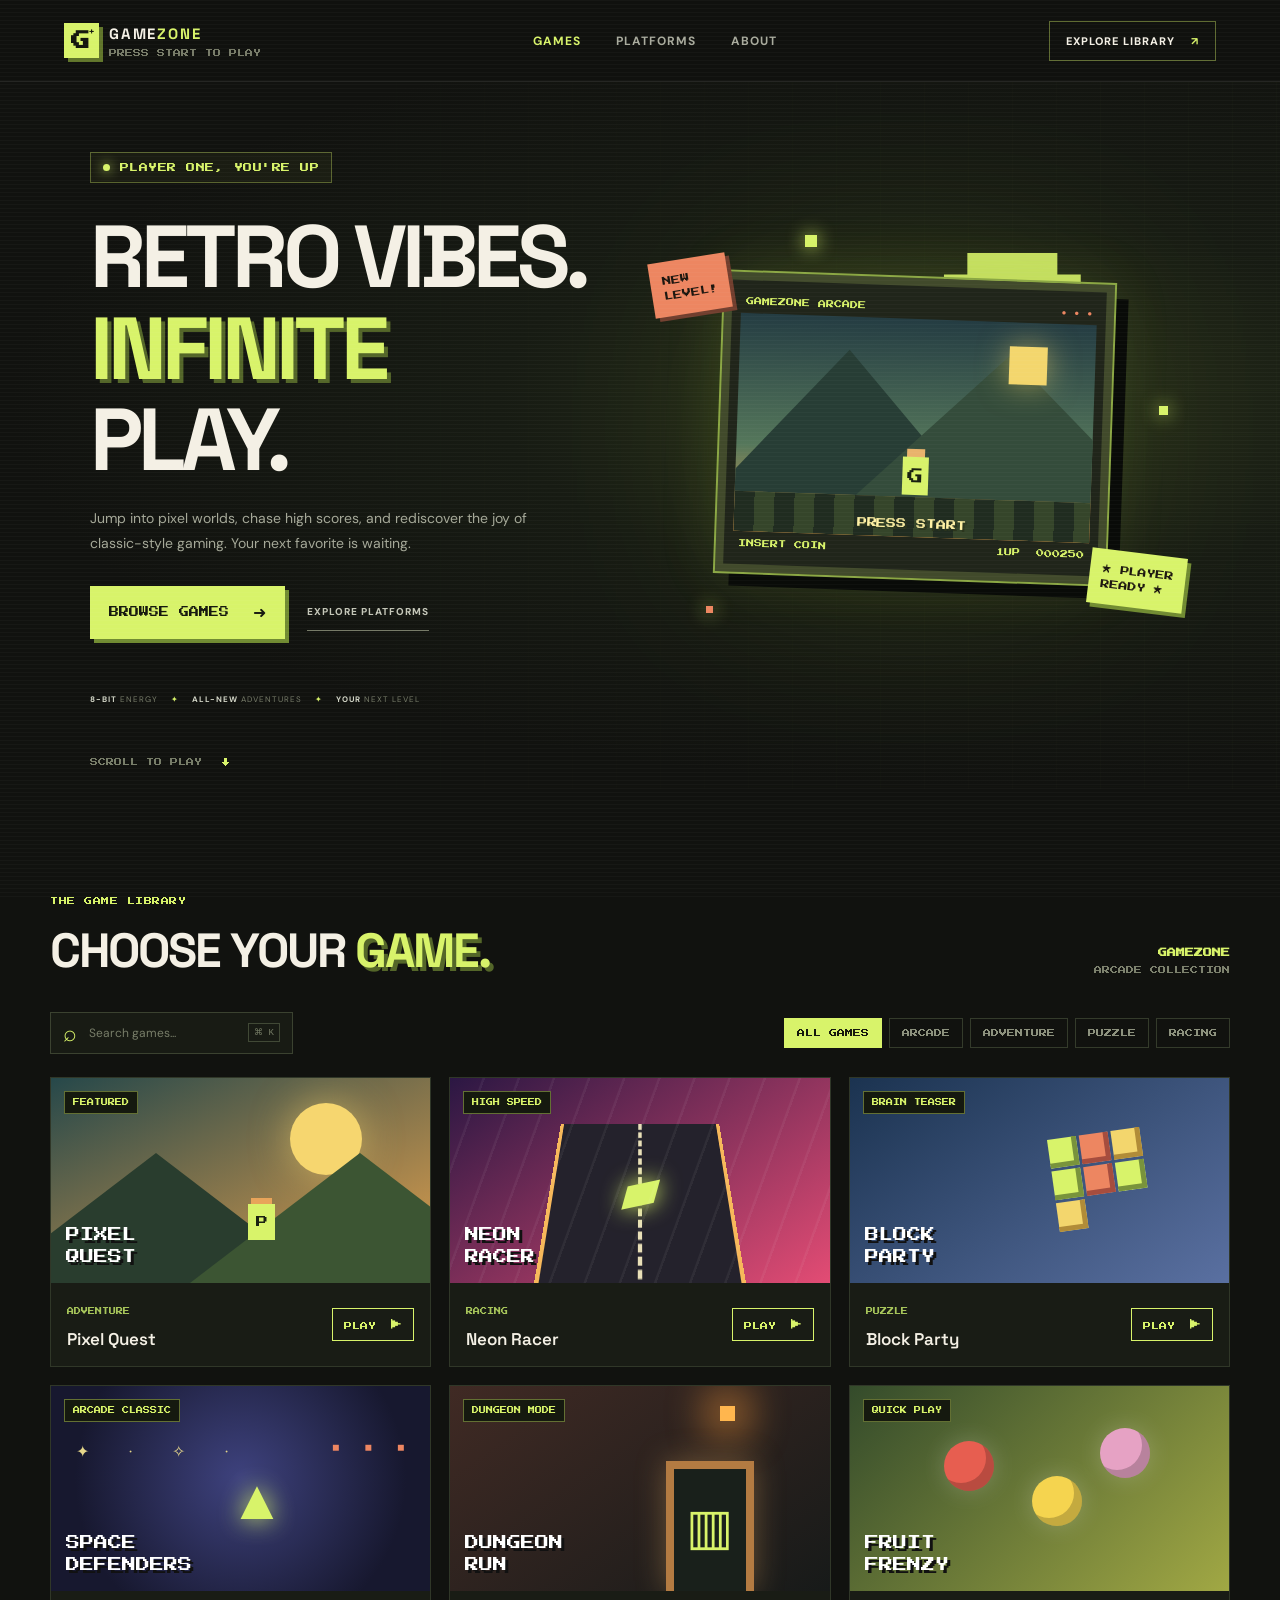
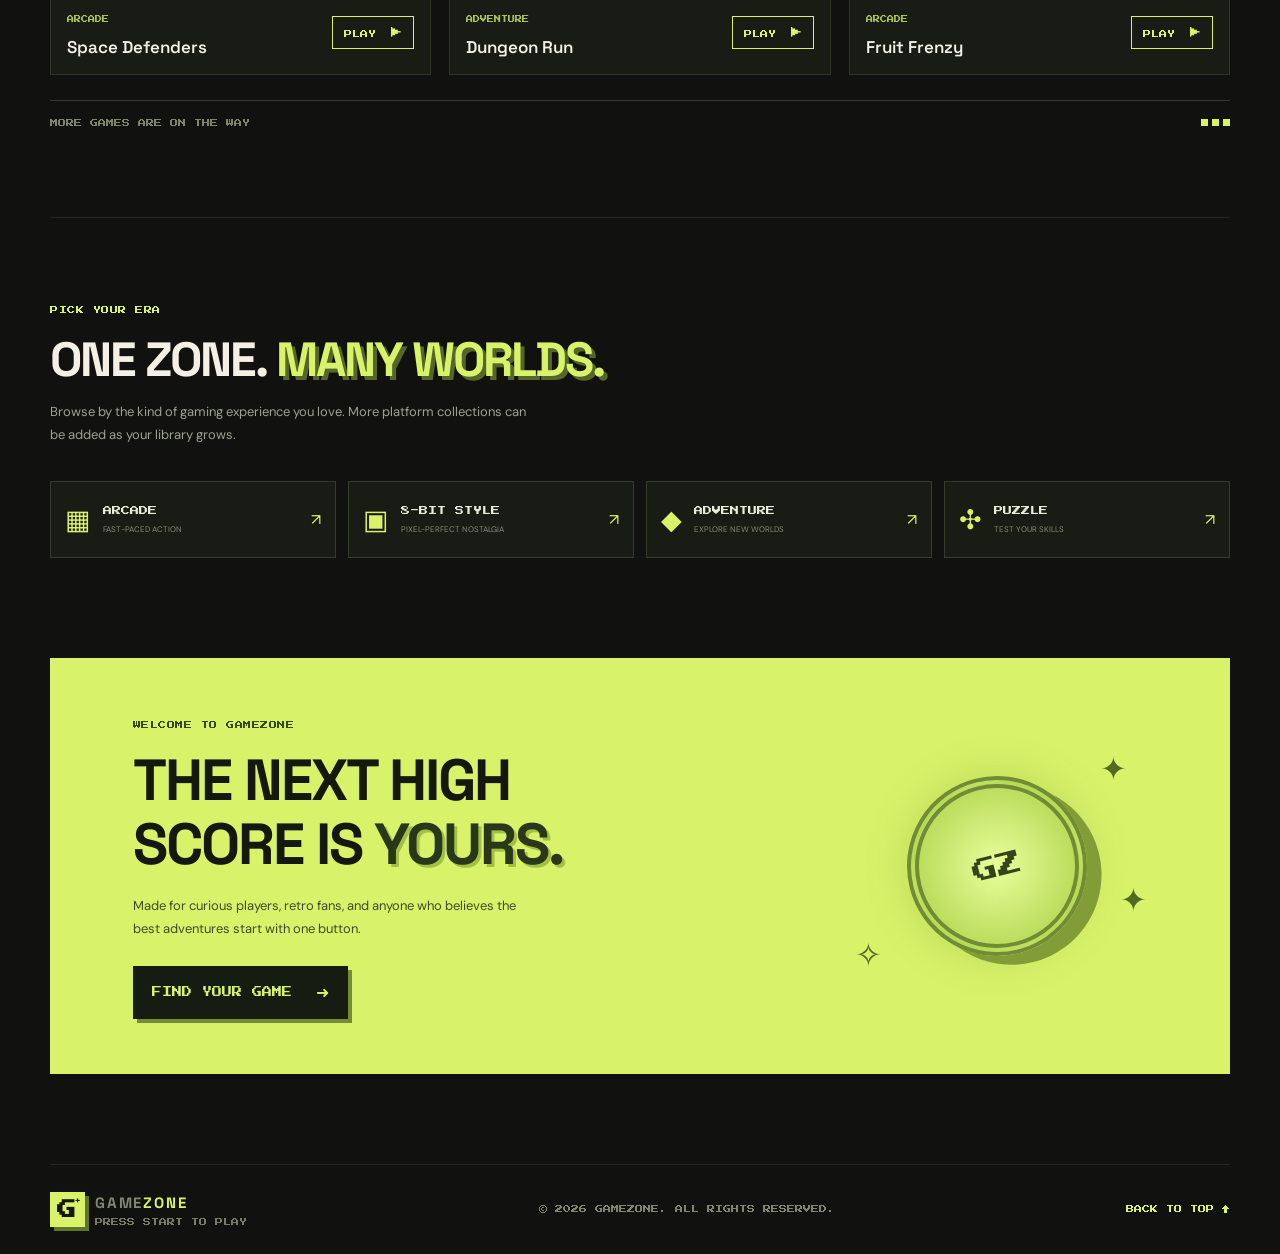
<file: index.html>
<!doctype html>
<html lang="en">
<head>
  <meta charset="utf-8">
  <meta name="viewport" content="width=device-width, initial-scale=1">
  <meta name="theme-color" content="#11120f">
  <meta name="description" content="Gamezone — explore a growing collection of retro-inspired browser games.">
  <title>Gamezone — Retro Games, New Adventures</title>
  <link rel="preconnect" href="https://fonts.googleapis.com">
  <link rel="preconnect" href="https://fonts.gstatic.com" crossorigin>
  <link href="https://fonts.googleapis.com/css2?family=Press+Start+2P&family=DM+Sans:wght@400;500;600;700;800&family=Space+Grotesk:wght@500;600;700&display=swap" rel="stylesheet">
  <link rel="stylesheet" href="styles.css">
</head>
<body>
  <div class="scanlines" aria-hidden="true"></div>
  <header class="topbar">
    <a class="logo" href="#home"><span class="logo-icon">G<span>+</span></span><span>GAME<span class="logo-accent">ZONE</span><small>PRESS START TO PLAY</small></span></a>
    <button class="mobile-menu" aria-label="Toggle menu">☰</button>
    <nav class="main-nav"><a class="active" href="https://classicgamezone.com/games#google_vignette">Games</a><a href="#systems">Platforms</a><a href="https://classicgamezone.com/about">About</a></nav>
    <a class="top-cta" href="https://classicgamezone.com/games#google_vignette">Explore library <b>↗</b></a>
  </header>

  <main id="home">
    <section class="hero">
      <div class="hero-grid"></div>
      <div class="hero-copy">
        <div class="live-tag"><i></i> PLAYER ONE, YOU'RE UP</div>
        <h1>RETRO VIBES.<br><em>INFINITE</em><br>PLAY.</h1>
        <p>Jump into pixel worlds, chase high scores, and rediscover the joy of classic-style gaming. Your next favorite is waiting.</p>
        <div class="hero-buttons"><a class="btn-primary" href="https://classicgamezone.com/">BROWSE GAMES <span>➜</span></a><a class="btn-ghost" href="#systems">EXPLORE PLATFORMS</a></div>
        <div class="hero-meta"><span><b>8-BIT</b> ENERGY</span><span class="meta-sep">✦</span><span><b>ALL-NEW</b> ADVENTURES</span><span class="meta-sep">✦</span><span><b>YOUR</b> NEXT LEVEL</span></div>
      </div>
      <div class="hero-stage">
        <div class="stage-glow"></div><div class="pixel-sun"></div>
        <div class="floating-pixel p1"></div><div class="floating-pixel p2"></div><div class="floating-pixel p3"></div>
        <div class="arcade-screen"><div class="screen-top"><span>GAMEZONE ARCADE</span><span>● ● ●</span></div><div class="screen-art"><div class="mountain m1"></div><div class="mountain m2"></div><div class="pixel-moon"></div><div class="pixel-hero">G</div><div class="screen-ground"></div><div class="screen-message">PRESS START</div></div><div class="screen-bottom"><span>INSERT COIN</span><span>1UP&nbsp; 000250</span></div></div>
        <div class="stage-sticker sticker-one">NEW<br>LEVEL!</div><div class="stage-sticker sticker-two">★ PLAYER<br>READY ★</div>
      </div>
      <a class="scroll-cue" href="#games">SCROLL TO PLAY <span>↓</span></a>
    </section>

    <section class="library section-wrap" id="games">
      <div class="section-title"><div><span class="eyebrow">THE GAME LIBRARY</span><h2>CHOOSE YOUR <em>GAME.</em></h2></div><div class="library-count"><strong>GAMEZONE</strong><span>ARCADE COLLECTION</span></div></div>
      <div class="toolbar"><label class="searchbox"><span>⌕</span><input id="gameSearch" type="search" placeholder="Search games..." aria-label="Search games"><kbd>⌘ K</kbd></label><div class="filters" role="group" aria-label="Filter games"><button class="filter active" data-filter="all">ALL GAMES</button><button class="filter" data-filter="arcade">ARCADE</button><button class="filter" data-filter="adventure">ADVENTURE</button><button class="filter" data-filter="puzzle">PUZZLE</button><button class="filter" data-filter="racing">RACING</button></div></div>
      <div class="game-grid" id="gameGrid">
        <article class="game-card featured-card" data-category="adventure" data-name="pixel quest">
          <div class="game-art art-quest"><span class="game-tag">FEATURED</span><div class="art-sun"></div><div class="art-hill hill-a"></div><div class="art-hill hill-b"></div><div class="art-character">P</div><span class="art-label">PIXEL<br>QUEST</span></div>
          <div class="game-info"><div><span class="genre">ADVENTURE</span><h3>Pixel Quest</h3></div><button class="play-button" data-game="Pixel Quest" aria-label="Open Pixel Quest">PLAY <span>▶</span></button></div>
        </article>
        <article class="game-card" data-category="racing" data-name="neon racer">
          <div class="game-art art-racer"><span class="game-tag">HIGH SPEED</span><div class="road"></div><div class="car-shape">▰</div><div class="speed-lines"></div><span class="art-label">NEON<br>RACER</span></div>
          <div class="game-info"><div><span class="genre">RACING</span><h3>Neon Racer</h3></div><button class="play-button" data-game="Neon Racer" aria-label="Open Neon Racer">PLAY <span>▶</span></button></div>
        </article>
        <article class="game-card" data-category="puzzle" data-name="block party">
          <div class="game-art art-block"><span class="game-tag">BRAIN TEASER</span><div class="blocks"><i></i><i></i><i></i><i></i><i></i><i></i><i></i></div><span class="art-label">BLOCK<br>PARTY</span></div>
          <div class="game-info"><div><span class="genre">PUZZLE</span><h3>Block Party</h3></div><button class="play-button" data-game="Block Party" aria-label="Open Block Party">PLAY <span>▶</span></button></div>
        </article>
        <article class="game-card" data-category="arcade" data-name="space defenders">
          <div class="game-art art-space"><span class="game-tag">ARCADE CLASSIC</span><div class="stars">✦　·　✧　·</div><div class="spaceship">▲</div><div class="invaders">▪　▪　▪</div><span class="art-label">SPACE<br>DEFENDERS</span></div>
          <div class="game-info"><div><span class="genre">ARCADE</span><h3>Space Defenders</h3></div><button class="play-button" data-game="Space Defenders" aria-label="Open Space Defenders">PLAY <span>▶</span></button></div>
        </article>
        <article class="game-card" data-category="adventure" data-name="dungeon run">
          <div class="game-art art-dungeon"><span class="game-tag">DUNGEON MODE</span><div class="torch"></div><div class="door">▥</div><span class="art-label">DUNGEON<br>RUN</span></div>
          <div class="game-info"><div><span class="genre">ADVENTURE</span><h3>Dungeon Run</h3></div><button class="play-button" data-game="Dungeon Run" aria-label="Open Dungeon Run">PLAY <span>▶</span></button></div>
        </article>
        <article class="game-card" data-category="arcade" data-name="fruit frenzy">
          <div class="game-art art-fruit"><span class="game-tag">QUICK PLAY</span><div class="fruit f1">●</div><div class="fruit f2">●</div><div class="fruit f3">●</div><span class="art-label">FRUIT<br>FRENZY</span></div>
          <div class="game-info"><div><span class="genre">ARCADE</span><h3>Fruit Frenzy</h3></div><button class="play-button" data-game="Fruit Frenzy" aria-label="Open Fruit Frenzy">PLAY <span>▶</span></button></div>
        </article>
      </div>
      <div class="no-results" id="noResults" hidden>No games match your search. Try another title or category.</div>
      <div class="library-footer"><span>MORE GAMES ARE ON THE WAY</span><span class="pixel-loader"><i></i><i></i><i></i></span></div>
    </section>

    <section class="platforms section-wrap" id="systems">
      <div class="platform-heading"><span class="eyebrow">PICK YOUR ERA</span><h2>ONE ZONE. <em>MANY WORLDS.</em></h2><p>Browse by the kind of gaming experience you love. More platform collections can be added as your library grows.</p></div>
      <div class="platform-grid">
        <div class="platform"><span class="platform-icon">▦</span><div><b>ARCADE</b><small>FAST-PACED ACTION</small></div><span class="platform-arrow">↗</span></div>
        <div class="platform"><span class="platform-icon">▣</span><div><b>8-BIT STYLE</b><small>PIXEL-PERFECT NOSTALGIA</small></div><span class="platform-arrow">↗</span></div>
        <div class="platform"><span class="platform-icon">◆</span><div><b>ADVENTURE</b><small>EXPLORE NEW WORLDS</small></div><span class="platform-arrow">↗</span></div>
        <div class="platform"><span class="platform-icon">✣</span><div><b>PUZZLE</b><small>TEST YOUR SKILLS</small></div><span class="platform-arrow">↗</span></div>
      </div>
    </section>

    <section class="join section-wrap" id="about"><div class="join-panel"><div class="join-copy"><span class="eyebrow">WELCOME TO GAMEZONE</span><h2>THE NEXT HIGH<br>SCORE IS <em>YOURS.</em></h2><p>Made for curious players, retro fans, and anyone who believes the best adventures start with one button.</p><a class="btn-primary" href="https://classicgamezone.com/">FIND YOUR GAME <span>➜</span></a></div><div class="join-art"><div class="big-coin">GZ</div><span class="coin-spark s-a">✦</span><span class="coin-spark s-b">✧</span><span class="coin-spark s-c">✦</span></div></div></section>
  </main>
  <footer class="footer section-wrap"><a class="logo" href="#home"><span class="logo-icon">G<span>+</span></span><span>GAME<span class="logo-accent">ZONE</span><small>PRESS START TO PLAY</small></span></a><span>© <span id="year"></span> GAMEZONE. ALL RIGHTS RESERVED.</span><a href="#home">BACK TO TOP ↑</a></footer>

  <dialog class="game-dialog" id="gameDialog"><button class="dialog-close" aria-label="Close">×</button><div class="dialog-icon">GZ</div><span class="eyebrow">GAMEZONE ARCADE</span><h2 id="dialogTitle">Game preview</h2><p>This is a design preview. To enable gameplay, add a licensed game file or an authorized game embed URL for this title.</p><button class="btn-primary dialog-ok">GOT IT</button></dialog>
  <script src="script.js"></script>
</body>
</html>
</file>
<file: styles.css>
*{box-sizing:border-box}html{scroll-behavior:smooth}body{margin:0;background:#11120f;color:#f4f0e5;font-family:'DM Sans',sans-serif;overflow-x:hidden}a{color:inherit;text-decoration:none}button,input{font:inherit}.scanlines{position:fixed;inset:0;pointer-events:none;z-index:20;opacity:.055;background:repeating-linear-gradient(0deg,transparent 0 3px,#fff 4px)}.topbar{height:82px;padding:0 max(5vw,24px);display:flex;align-items:center;justify-content:space-between;border-bottom:1px solid #ffffff16;background:#11120feF;position:sticky;top:0;z-index:10;backdrop-filter:blur(14px)}.logo{display:flex;align-items:center;gap:10px;font:700 15px 'Space Grotesk',sans-serif;letter-spacing:1.8px}.logo-icon{width:35px;height:35px;display:grid;place-items:center;background:#d8f36a;color:#14170e;font:700 19px 'Press Start 2P',monospace;position:relative;box-shadow:4px 4px 0 #60752a}.logo-icon span{font:700 9px 'DM Sans';position:absolute;right:3px;top:2px}.logo-accent{color:#d8f36a}.logo small{display:block;font:8px 'Press Start 2P',monospace;letter-spacing:0;color:#777b68;margin-top:6px}.main-nav{display:flex;gap:35px;color:#a9ab9d;font-size:12px;font-weight:700;text-transform:uppercase;letter-spacing:1px}.main-nav a:hover,.main-nav .active{color:#d8f36a}.top-cta{font-size:11px;font-weight:800;text-transform:uppercase;letter-spacing:1px;border:1px solid #d8f36a66;padding:12px 16px}.top-cta b{color:#d8f36a;margin-left:12px}.mobile-menu{display:none;background:none;border:0;color:#d8f36a;font-size:24px}.hero{min-height:600px;position:relative;display:grid;grid-template-columns:1fr 1fr;align-items:center;padding:70px max(7vw,30px) 85px;overflow:hidden;background:radial-gradient(ellipse at 75% 45%,#28301a 0,#171b13 34%,#11120f 70%)}.hero-grid{position:absolute;inset:0;opacity:.13;background-image:linear-gradient(#b6d65b22 1px,transparent 1px),linear-gradient(90deg,#b6d65b22 1px,transparent 1px);background-size:44px 44px;mask-image:linear-gradient(90deg,transparent,#000)}.hero-copy{position:relative;z-index:2;max-width:570px}.live-tag,.eyebrow{font:9px 'Press Start 2P',monospace;letter-spacing:.5px;color:#d8f36a}.live-tag{display:inline-flex;align-items:center;gap:10px;border:1px solid #d8f36a55;padding:10px 12px;background:#d8f36a0b}.live-tag i{width:7px;height:7px;border-radius:50%;background:#d8f36a;box-shadow:0 0 12px #d8f36a}.hero h1{font:700 clamp(48px,7vw,88px)/1.04 'Space Grotesk',sans-serif;letter-spacing:-5px;margin:28px 0 20px}.hero h1 em,.section-title h2 em,.platform-heading h2 em,.join h2 em{font-style:normal;color:#d8f36a;text-shadow:4px 4px 0 #546629}.hero-copy>p{color:#a5a898;max-width:440px;font-size:14px;line-height:1.8}.hero-buttons{display:flex;align-items:center;gap:22px;margin-top:30px}.btn-primary{display:inline-flex;align-items:center;gap:24px;background:#d8f36a;color:#15180e;padding:16px 19px;font:10px 'Press Start 2P',monospace;border:0;box-shadow:4px 4px 0 #718b32;cursor:pointer}.btn-primary:hover{transform:translate(2px,2px);box-shadow:2px 2px 0 #718b32}.btn-primary span{font:16px 'DM Sans'}.btn-ghost{font-size:10px;font-weight:800;letter-spacing:1px;color:#c4c6b8;border-bottom:1px solid #777b68;padding:12px 0}.hero-meta{display:flex;gap:13px;align-items:center;margin-top:55px;font-size:8px;letter-spacing:1px;color:#777c69}.hero-meta b{color:#d4d7c8}.meta-sep{color:#d8f36a}.hero-stage{height:430px;position:relative;display:grid;place-items:center}.stage-glow{position:absolute;width:360px;height:300px;background:#b4dc3b;filter:blur(100px);opacity:.12}.pixel-sun{position:absolute;width:180px;height:180px;background:#d8f36a;clip-path:polygon(25% 0,75% 0,75% 12%,88% 12%,88% 25%,100% 25%,100% 75%,88% 75%,88% 88%,75% 88%,75% 100%,25% 100%,25% 88%,12% 88%,12% 75%,0 75%,0 25%,12% 25%,12% 12%,25% 12%);top:40px;right:16%;opacity:.9;filter:drop-shadow(0 0 30px #d8f36a)}.arcade-screen{width:min(390px,90%);height:300px;position:relative;z-index:2;background:#20251a;border:8px solid #414a2b;outline:2px solid #8ba744;box-shadow:14px 14px 0 #090b08,0 0 60px #b4dc3b22;transform:rotate(2deg);padding:9px}.screen-top,.screen-bottom{height:24px;display:flex;justify-content:space-between;align-items:center;font:8px 'Press Start 2P';color:#d8f36a;padding:0 5px}.screen-top span:last-child{color:#ed8661}.screen-art{height:218px;position:relative;overflow:hidden;background:linear-gradient(#243c42 0%,#55775b 60%,#e1a04b 100%);image-rendering:pixelated}.mountain{position:absolute;bottom:40px;width:0;height:0;border-left:130px solid transparent;border-right:130px solid transparent;border-bottom:145px solid #273d35}.m1{left:-20px}.m2{right:-65px;border-bottom-color:#344c3b;border-left-width:150px;border-right-width:150px}.pixel-moon{position:absolute;top:24px;right:48px;width:38px;height:38px;background:#f3d66d;box-shadow:0 0 30px #f3d66d88}.pixel-hero{position:absolute;bottom:42px;left:47%;width:26px;height:38px;background:#d8f36a;color:#18200f;font:16px 'Press Start 2P';display:grid;place-items:center;box-shadow:0 -12px 0 -4px #e9b36c}.screen-ground{position:absolute;bottom:0;height:40px;width:100%;background:repeating-linear-gradient(90deg,#202c20 0 20px,#35452a 20px 40px)}.screen-message{position:absolute;bottom:8px;left:0;right:0;text-align:center;color:#fff1a4;font:10px 'Press Start 2P';text-shadow:2px 2px #2b351d;animation:blink 1.2s steps(2) infinite}.stage-sticker{position:absolute;z-index:3;background:#ed8661;color:#1c160f;font:9px 'Press Start 2P';padding:12px;line-height:1.7;box-shadow:4px 4px #713e2e}.sticker-one{top:45px;left:2%;transform:rotate(-9deg)}.sticker-two{bottom:35px;right:1%;background:#d8f36a;box-shadow:4px 4px #718b32;transform:rotate(7deg)}.floating-pixel{position:absolute;width:12px;height:12px;background:#d8f36a;box-shadow:0 0 18px #d8f36a}.p1{top:22px;left:30%}.p2{bottom:30px;left:12%;width:7px;height:7px;background:#ed8661}.p3{right:4%;top:45%;width:9px;height:9px}.scroll-cue{position:absolute;bottom:23px;left:max(7vw,30px);font:8px 'Press Start 2P';color:#777d68}.scroll-cue span{color:#d8f36a;margin-left:12px}.section-wrap{width:min(1180px,calc(100% - 60px));margin:auto}.library{padding:100px 0 90px}.section-title{display:flex;justify-content:space-between;align-items:end;margin-bottom:34px}.eyebrow{font-size:8px}.section-title h2,.platform-heading h2,.join h2{font:700 clamp(30px,4vw,48px)/1.1 'Space Grotesk';letter-spacing:-2px;margin:15px 0 0}.library-count{text-align:right;color:#7d826e;font:8px 'Press Start 2P';line-height:2}.library-count strong{display:block;color:#d8f36a;font-size:9px}.toolbar{display:flex;justify-content:space-between;gap:18px;align-items:center;margin-bottom:23px}.searchbox{height:42px;min-width:230px;display:flex;align-items:center;gap:10px;padding:0 12px;border:1px solid #3b4230;background:#181b14;color:#d8f36a}.searchbox>span{font-size:23px}.searchbox input{width:100%;min-width:0;background:transparent;border:0;outline:0;color:#f4f0e5;font-size:12px}.searchbox input::placeholder{color:#777d68}.searchbox kbd{white-space:nowrap;color:#747b64;font-size:9px;border:1px solid #414936;padding:3px 5px}.filters{display:flex;gap:7px;flex-wrap:wrap}.filter{background:transparent;border:1px solid #343b2b;color:#8d927e;padding:10px 12px;font:8px 'Press Start 2P';cursor:pointer}.filter:hover,.filter.active{background:#d8f36a;color:#15180e;border-color:#d8f36a}.game-grid{display:grid;grid-template-columns:repeat(3,1fr);gap:18px}.game-card{background:#191c15;border:1px solid #303728;transition:transform .25s,border-color .25s;min-width:0}.game-card:hover{transform:translateY(-5px);border-color:#d8f36a88}.game-art{height:205px;position:relative;overflow:hidden;image-rendering:pixelated}.game-tag{position:absolute;z-index:3;top:13px;left:13px;background:#15190f;color:#d8f36a;padding:7px 8px;font:7px 'Press Start 2P';border:1px solid #d8f36a66}.art-label{position:absolute;bottom:14px;left:15px;color:white;font:14px 'Press Start 2P';line-height:1.6;text-shadow:3px 3px #111}.art-quest{background:linear-gradient(155deg,#26484a,#e3a14d)}.art-sun{position:absolute;right:18%;top:25px;width:72px;height:72px;background:#f6d66f;border-radius:50%;box-shadow:0 0 38px #f6d66f88}.art-hill{position:absolute;bottom:0;width:0;height:0;border-left:170px solid transparent;border-right:170px solid transparent;border-bottom:130px solid #293d2e}.hill-a{left:-65px}.hill-b{right:-100px;border-bottom-color:#3c5533}.art-character{position:absolute;bottom:43px;left:52%;background:#d8f36a;color:#1a2112;width:27px;height:36px;display:grid;place-items:center;font:12px 'Press Start 2P';box-shadow:0 -9px 0 -3px #e8a45a}.art-racer{background:linear-gradient(145deg,#2b1743,#e34c74)}.road{position:absolute;bottom:-50px;left:25%;width:50%;height:230px;background:#24222c;transform:perspective(120px) rotateX(12deg);border-left:4px solid #f7b85b;border-right:4px solid #f7b85b}.road:after{content:"";position:absolute;left:49%;height:100%;border-left:4px dashed #e9e0b8}.car-shape{position:absolute;bottom:55px;left:44%;font-size:58px;color:#d8f36a;transform:rotate(-12deg);text-shadow:0 0 22px #d8f36a}.speed-lines{position:absolute;inset:0;background:repeating-linear-gradient(110deg,transparent 0 30px,#fff2 31px 33px);opacity:.4}.art-block{background:linear-gradient(145deg,#1b3350,#5a70a1)}.blocks{position:absolute;top:55px;right:22%;display:grid;grid-template-columns:repeat(3,29px);gap:3px;transform:rotate(-8deg)}.blocks i{height:29px;background:#d8f36a;box-shadow:inset -5px -5px #79933c}.blocks i:nth-child(2),.blocks i:nth-child(5){background:#ed8661;box-shadow:inset -5px -5px #a64d3e}.blocks i:nth-child(3),.blocks i:nth-child(7){background:#f3d66d;box-shadow:inset -5px -5px #b18c38}.art-space{background:radial-gradient(circle at 50% 45%,#3e427e,#17182f 75%)}.stars{position:absolute;top:55px;left:25px;color:#e6d78a;letter-spacing:12px}.spaceship{position:absolute;top:77px;left:47%;font-size:56px;color:#d8f36a;transform:rotate(0deg);text-shadow:0 0 24px #d8f36a}.invaders{position:absolute;top:45px;right:25px;color:#ed8661;font-size:24px}.art-dungeon{background:linear-gradient(145deg,#402a24,#171a19)}.door{position:absolute;right:20%;bottom:0;width:88px;height:130px;border:8px solid #b37b42;border-bottom:0;background:#19201b;color:#d8f36a;font-size:50px;text-align:center;padding-top:25px;box-shadow:0 0 30px #d8a05c66}.torch{position:absolute;right:25%;top:20px;width:15px;height:15px;background:#ffb64e;box-shadow:0 0 35px 18px #ff9d3c66}.art-fruit{background:linear-gradient(135deg,#344b2b,#a1a844)}.fruit{position:absolute;border-radius:50%;width:50px;height:50px;display:grid;place-items:center;font-size:0;box-shadow:inset -8px -8px #0003,0 0 25px #fff3}.f1{background:#e75e50;left:25%;top:55px}.f2{background:#f5d44f;left:48%;top:90px}.f3{background:#e6a2c4;left:66%;top:42px}.game-info{padding:16px;display:flex;align-items:center;justify-content:space-between;gap:10px}.genre{font:7px 'Press Start 2P';color:#a6c45a}.game-info h3{font:600 17px 'Space Grotesk';margin:8px 0 0}.play-button{border:1px solid #d8f36a;color:#d8f36a;background:transparent;padding:10px 11px;font:8px 'Press Start 2P';cursor:pointer;white-space:nowrap}.play-button span{font-size:11px;margin-left:7px}.play-button:hover{background:#d8f36a;color:#14170e}.no-results{padding:45px;text-align:center;color:#9da48a;border:1px dashed #485039;font-size:13px}.library-footer{border-top:1px solid #333a2b;margin-top:25px;padding-top:18px;display:flex;justify-content:space-between;color:#7f856d;font:8px 'Press Start 2P'}.pixel-loader{display:flex;gap:4px}.pixel-loader i{width:7px;height:7px;background:#d8f36a;animation:load .8s infinite alternate}.pixel-loader i:nth-child(2){animation-delay:.2s}.pixel-loader i:nth-child(3){animation-delay:.4s}.platforms{padding:80px 0 100px;border-top:1px solid #ffffff14}.platform-heading{max-width:620px}.platform-heading p{color:#9da18f;font-size:13px;line-height:1.8;max-width:490px}.platform-grid{display:grid;grid-template-columns:repeat(4,1fr);gap:12px;margin-top:35px}.platform{border:1px solid #353c2d;background:#191c15;padding:20px 14px;display:flex;align-items:center;gap:12px;transition:.2s}.platform:hover{border-color:#d8f36a;transform:translateY(-4px)}.platform-icon{font-size:27px;color:#d8f36a}.platform b{display:block;font:9px 'Press Start 2P';color:#e9ecd9}.platform small{display:block;color:#858b75;font-size:8px;margin-top:9px}.platform-arrow{margin-left:auto;color:#d8f36a}.join{padding:0 0 90px}.join-panel{min-height:330px;position:relative;overflow:hidden;background:#d8f36a;color:#15180e;padding:55px 7%;display:flex;align-items:center;justify-content:space-between}.join .eyebrow{color:#36471c}.join h2{font-size:clamp(36px,5vw,58px)}.join h2 em{color:#29371a;text-shadow:3px 3px #a2c044}.join-copy p{max-width:410px;color:#3f4b2a;font-size:13px;line-height:1.8;margin:17px 0 25px}.join .btn-primary{background:#171c12;color:#d8f36a;box-shadow:4px 4px #738c35}.join-art{width:300px;height:260px;display:grid;place-items:center;position:relative}.big-coin{width:180px;height:180px;border-radius:50%;border:12px double #718c35;background:radial-gradient(circle,#e9ff9c,#a8cf43);display:grid;place-items:center;color:#34451a;font:25px 'Press Start 2P';box-shadow:12px 12px 0 #829d38,0 0 45px #506b1833;transform:rotate(-14deg)}.coin-spark{position:absolute;font-size:32px;color:#526a26}.s-a{top:12px;right:20px}.s-b{bottom:20px;left:8px}.s-c{top:55%;right:0}.footer{min-height:90px;display:flex;align-items:center;justify-content:space-between;border-top:1px solid #ffffff17;color:#818672;font:8px 'Press Start 2P';gap:15px}.footer>a:last-child{color:#d8f36a}.game-dialog{width:min(430px,calc(100% - 32px));background:#191c15;color:#f4f0e5;border:1px solid #d8f36a;padding:35px;text-align:center;box-shadow:0 0 0 100vmax #000b}.game-dialog::backdrop{background:#000b}.dialog-close{position:absolute;right:12px;top:8px;background:none;border:0;color:#d8f36a;font-size:28px;cursor:pointer}.dialog-icon{width:65px;height:65px;margin:0 auto 22px;display:grid;place-items:center;background:#d8f36a;color:#15180e;font:13px 'Press Start 2P'}.game-dialog h2{font:700 27px 'Space Grotesk'}.game-dialog p{color:#a6aa98;font-size:13px;line-height:1.7;margin:15px 0 25px}.dialog-ok{margin:auto}@keyframes blink{50%{opacity:.35}}@keyframes load{to{opacity:.2;transform:translateY(-4px)}}@media(max-width:900px){.hero{grid-template-columns:1fr;padding-top:65px}.hero-stage{height:360px;margin-top:25px}.hero-copy{max-width:650px}.game-grid{grid-template-columns:repeat(2,1fr)}.platform-grid{grid-template-columns:repeat(2,1fr)}.toolbar{align-items:flex-start;flex-direction:column}.filters{gap:6px}}@media(max-width:600px){.topbar{height:70px;padding:0 18px}.mobile-menu{display:block}.main-nav{display:none;position:absolute;top:69px;left:0;right:0;background:#171a13;padding:20px;flex-direction:column;gap:20px;border-bottom:1px solid #d8f36a44}.main-nav.open{display:flex}.top-cta{display:none}.logo{font-size:13px}.hero{padding:55px 22px 75px;min-height:0}.hero h1{font-size:53px;letter-spacing:-3px}.hero-copy>p{font-size:13px}.hero-buttons{gap:15px;flex-wrap:wrap}.btn-primary{font-size:8px;padding:14px}.btn-ghost{font-size:8px}.hero-meta{font-size:6px;gap:7px;flex-wrap:wrap;margin-top:38px}.hero-stage{height:300px}.arcade-screen{height:250px;width:92%;border-width:6px}.screen-art{height:168px}.pixel-sun{width:125px;height:125px;right:10%;top:35px}.sticker-one{left:-4px;top:15px;font-size:7px}.sticker-two{right:-5px;bottom:10px;font-size:7px}.section-wrap{width:calc(100% - 36px)}.library{padding:70px 0}.section-title{align-items:flex-start;gap:15px;flex-direction:column}.section-title h2,.platform-heading h2{font-size:32px}.library-count{text-align:left}.searchbox{width:100%}.filters{width:100%}.filter{font-size:7px;padding:9px}.game-grid{grid-template-columns:1fr;gap:13px}.game-art{height:190px}.game-info h3{font-size:16px}.platforms{padding:65px 0}.platform-grid{grid-template-columns:1fr}.join-panel{padding:42px 25px;min-height:0}.join-art{display:none}.join h2{font-size:39px}.footer{padding:22px 0;flex-wrap:wrap;line-height:1.8}.footer>span{order:3;width:100%}}@media(prefers-reduced-motion:reduce){*,*:before,*:after{scroll-behavior:auto!important;animation:none!important;transition:none!important}}
</file>
